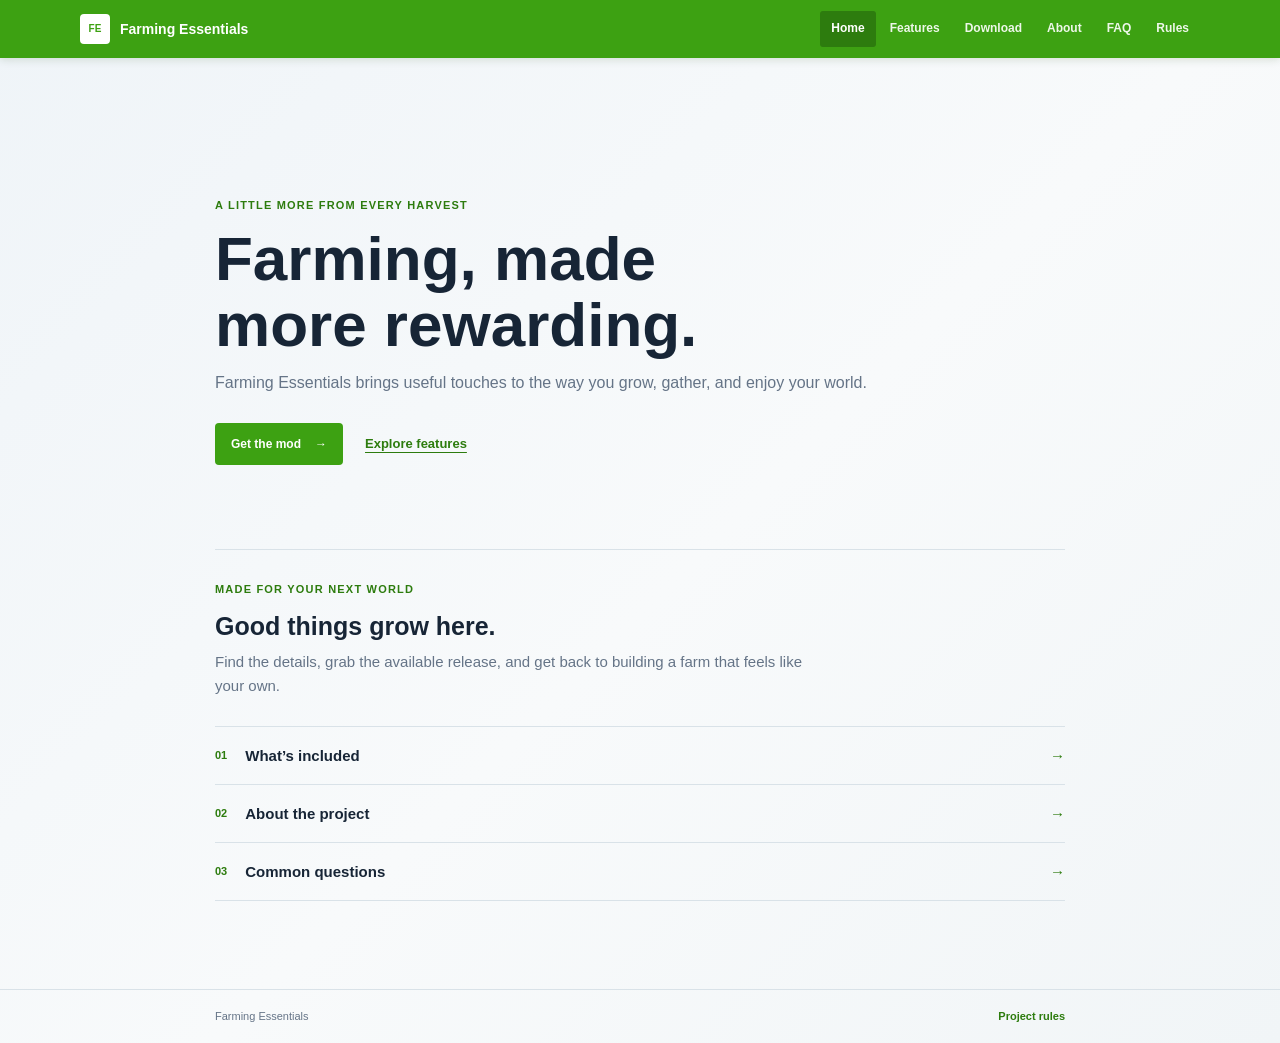
<file: index.html>
<!doctype html>
<html lang="en">
<head>
	<meta charset="utf-8">
	<meta name="viewport" content="width=device-width, initial-scale=1">
	<meta name="description" content="Farming Essentials: a practical collection of farming improvements for Minecraft.">
	<title>Farming Essentials</title>
	<link rel="stylesheet" href="assets/site.css">
	<script src="assets/site.js" defer></script>
</head>
<body>
	<header class="site-header">
		<div class="nav-wrap">
			<a class="brand" href="index.html" aria-label="Farming Essentials home"><span class="brand-mark">FE</span><span>Farming Essentials</span></a>
			<nav class="site-nav" aria-label="Main navigation">
				<a class="nav-link active" href="index.html" aria-current="page">Home</a>
				<a class="nav-link" href="sides/features.html">Features</a>
				<a class="nav-link" href="sides/download.html">Download</a>
				<a class="nav-link" href="sides/about.html">About</a>
				<a class="nav-link" href="sides/faq.html">FAQ</a>
				<a class="nav-link" href="sides/rules.html">Rules</a>
			</nav>
		</div>
	</header>
	<main class="page-shell">
		<section class="hero">
			<p class="eyebrow">A little more from every harvest</p>
			<h1>Farming, made<br class="desktop-break"> more rewarding.</h1>
			<p class="lead">Farming Essentials brings useful touches to the way you grow, gather, and enjoy your world.</p>
			<div class="hero-actions">
				<a class="button" href="sides/download.html">Get the mod <span aria-hidden="true">&rarr;</span></a>
				<a class="text-link" href="sides/features.html">Explore features</a>
			</div>
		</section>
		<section class="intro-section">
			<p class="eyebrow">Made for your next world</p>
			<h2>Good things grow here.</h2>
			<p class="section-copy">Find the details, grab the available release, and get back to building a farm that feels like your own.</p>
			<div class="link-row">
				<a class="plain-link" href="sides/features.html"><span>01</span> What’s included <b aria-hidden="true">&rarr;</b></a>
				<a class="plain-link" href="sides/about.html"><span>02</span> About the project <b aria-hidden="true">&rarr;</b></a>
				<a class="plain-link" href="sides/faq.html"><span>03</span> Common questions <b aria-hidden="true">&rarr;</b></a>
			</div>
		</section>
	</main>
	<footer class="site-footer"><span>Farming Essentials</span><a href="sides/rules.html">Project rules</a></footer>
</body>
</html>
</file>
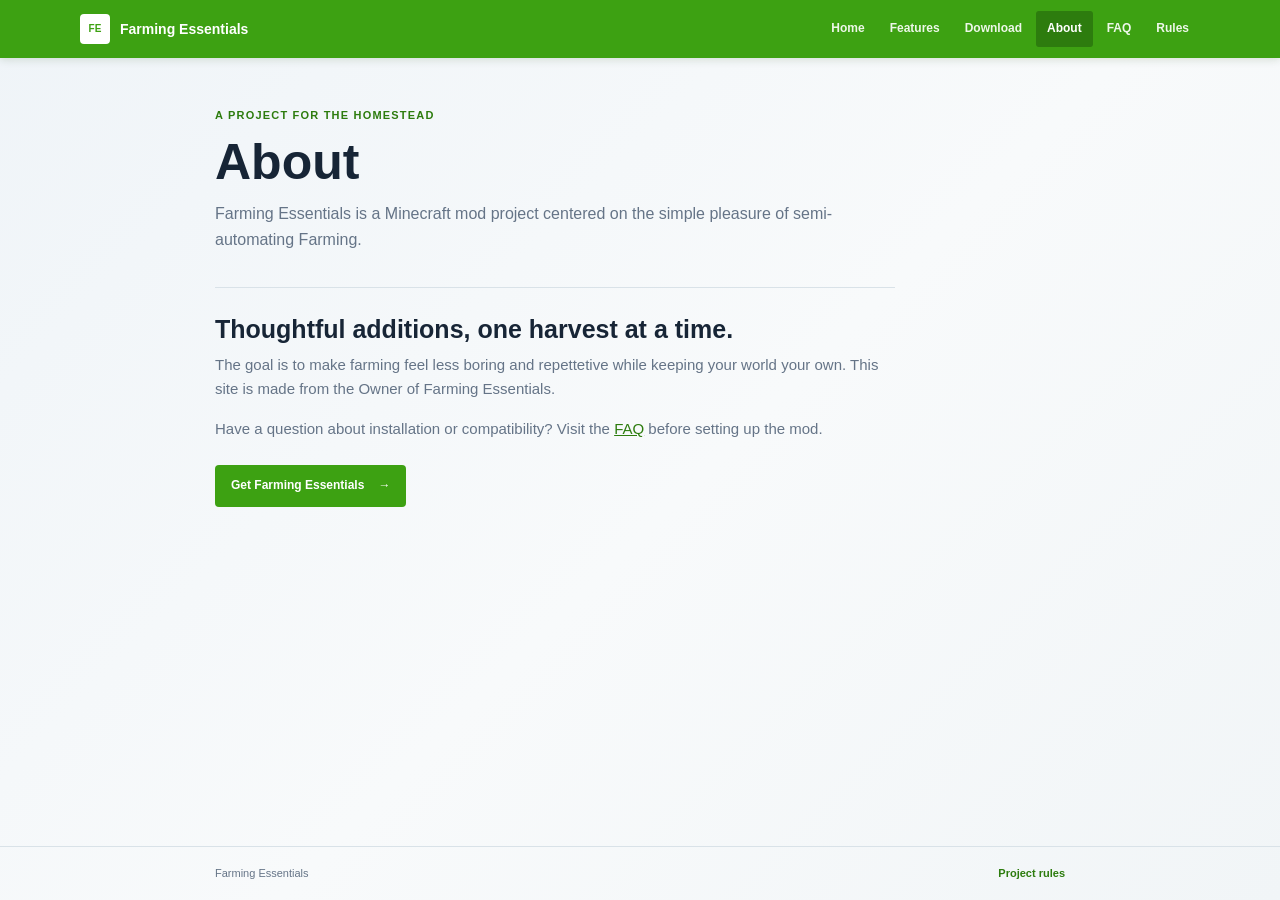
<file: sides/about.html>
<!doctype html>
<html lang="en">
<head>
	<meta charset="utf-8">
	<meta name="viewport" content="width=device-width, initial-scale=1">
	<meta name="description" content="Learn about the Farming Essentials mod project.">
	<title>About | Farming Essentials</title>
	<link rel="stylesheet" href="../assets/site.css">
	<script src="../assets/site.js" defer></script>
</head>
<body>
	<header class="site-header">
		<div class="nav-wrap">
			<a class="brand" href="../index.html" aria-label="Farming Essentials home"><span class="brand-mark">FE</span><span>Farming Essentials</span></a>
			<nav class="site-nav" aria-label="Main navigation">
				<a class="nav-link" href="../index.html">Home</a>
				<a class="nav-link" href="features.html">Features</a>
				<a class="nav-link" href="download.html">Download</a>
				<a class="nav-link active" href="about.html" aria-current="page">About</a>
				<a class="nav-link" href="faq.html">FAQ</a>
				<a class="nav-link" href="rules.html">Rules</a>
			</nav>
		</div>
	</header>
	<main class="page-shell page-shell--inner">
		<section class="page-heading">
			<p class="eyebrow">A project for the homestead</p>
			<h1>About</h1>
			<p class="lead">Farming Essentials is a Minecraft mod project centered on the simple pleasure of semi-automating Farming.</p>
		</section>
		<section class="prose-section">
			<h2>Thoughtful additions, one harvest at a time.</h2>
			<p>The goal is to make farming feel less boring and repettetive while keeping your world your own. This site is made from the Owner of Farming Essentials.</p>
			<p>Have a question about installation or compatibility? Visit the <a href="faq.html">FAQ</a> before setting up the mod.</p>
			<a class="button" href="download.html">Get Farming Essentials <span aria-hidden="true">&rarr;</span></a>
		</section>
	</main>
	<footer class="site-footer"><span>Farming Essentials</span><a href="rules.html">Project rules</a></footer>
</body>
</html>
</file>
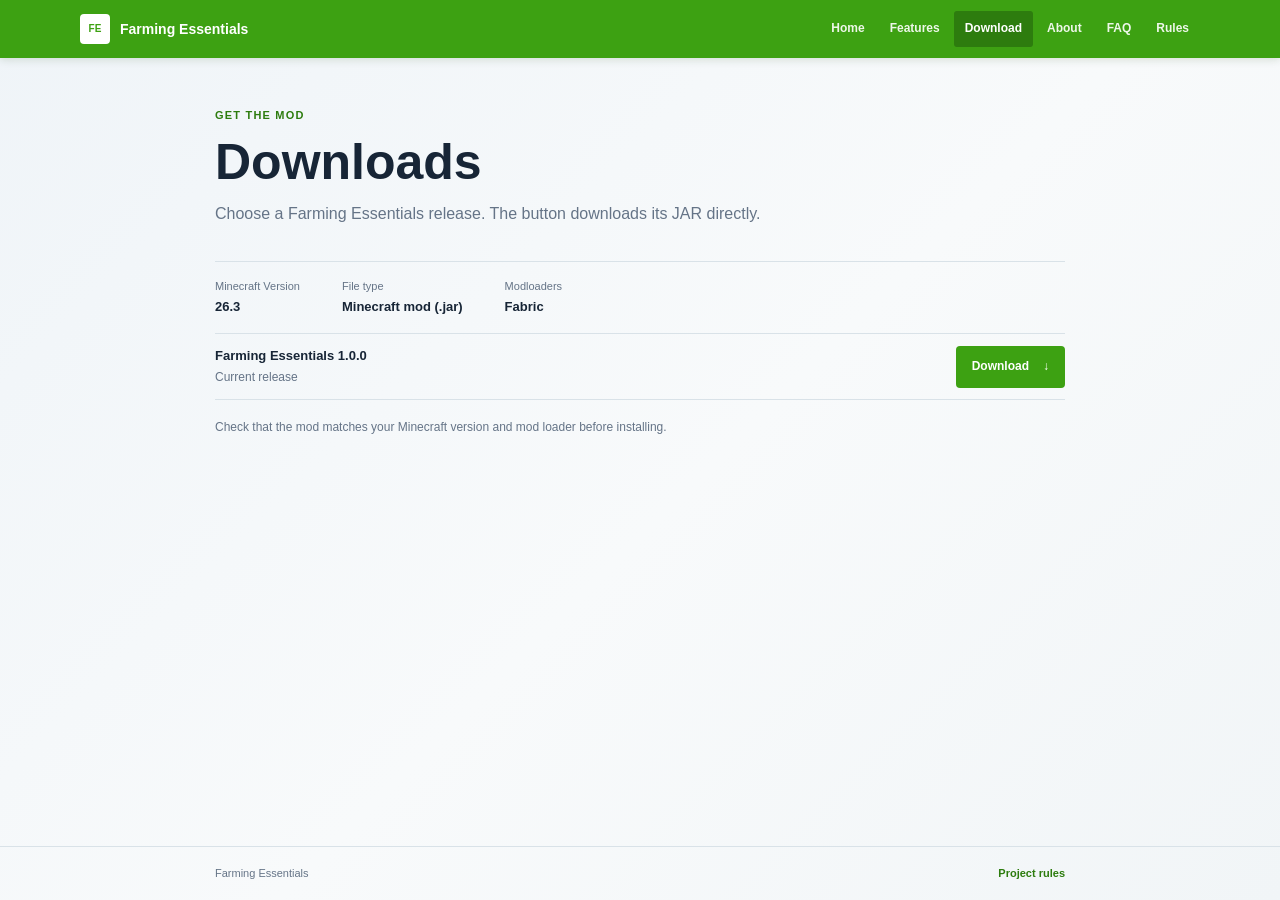
<file: sides/download.html>
<!doctype html>
<html lang="en">
<head>
	<meta charset="utf-8">
	<meta name="viewport" content="width=device-width, initial-scale=1">
	<meta name="description" content="Download the Farming Essentials Minecraft mod.">
	<title>Download | Farming Essentials</title>
	<link rel="stylesheet" href="../assets/site.css">
	<script src="../assets/site.js" defer></script>
</head>
<body>
	<header class="site-header">
		<div class="nav-wrap">
			<a class="brand" href="../index.html" aria-label="Farming Essentials home"><span class="brand-mark">FE</span><span>Farming Essentials</span></a>
			<nav class="site-nav" aria-label="Main navigation">
				<a class="nav-link" href="../index.html">Home</a>
				<a class="nav-link" href="features.html">Features</a>
				<a class="nav-link active" href="download.html" aria-current="page">Download</a>
				<a class="nav-link" href="about.html">About</a>
				<a class="nav-link" href="faq.html">FAQ</a>
				<a class="nav-link" href="rules.html">Rules</a>
			</nav>
		</div>
	</header>
	<main class="page-shell page-shell--inner">
		<section class="page-heading">
			<p class="eyebrow">Get the mod</p>
			<h1>Downloads</h1>
			<p class="lead">Choose a Farming Essentials release. The button downloads its JAR directly.</p>
		</section>
		<section class="release-list" aria-label="Available releases">
			<div class="release-meta">
				<div><span class="meta-label">Minecraft Version</span><strong>26.3</strong></div>
				<div><span class="meta-label">File type</span><strong>Minecraft mod (.jar)</strong></div>
                <div><span class="meta-label">Modloaders</span><strong>Fabric</strong></div>
			</div>
			<div class="release-row">
				<div class="release-copy"><strong>Farming Essentials 1.0.0</strong><span>Current release</span></div>
				<a class="button download-button" href="../assets/farming-essentials-1.0.0.jar" download>Download <span aria-hidden="true">&darr;</span></a>
			</div>
		</section>
		<p class="download-note">Check that the mod matches your Minecraft version and mod loader before installing.</p>
	</main>
	<footer class="site-footer"><span>Farming Essentials</span><a href="rules.html">Project rules</a></footer>
</body>
</html>
</file>
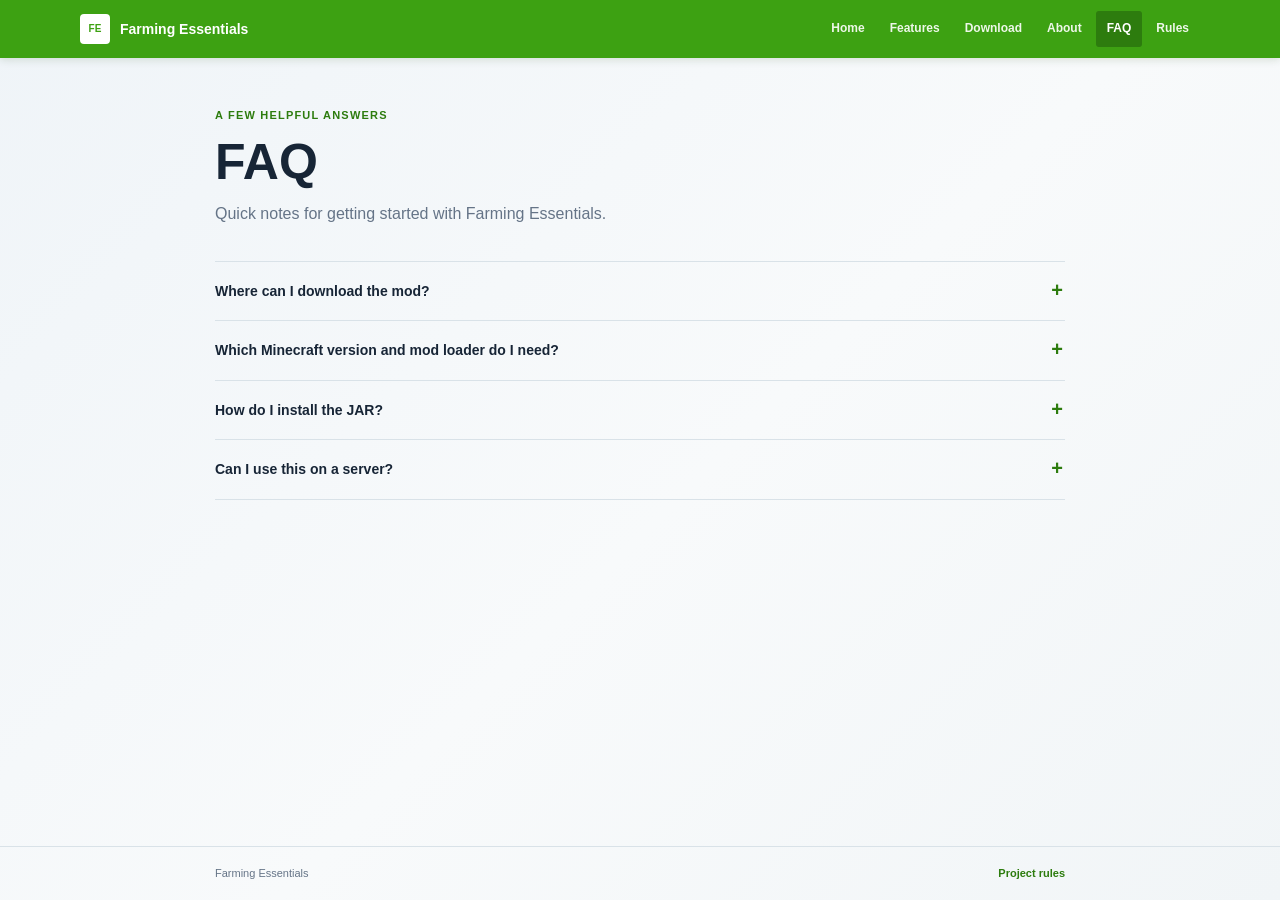
<file: sides/faq.html>
<!doctype html>
<html lang="en">
<head>
	<meta charset="utf-8">
	<meta name="viewport" content="width=device-width, initial-scale=1">
	<meta name="description" content="Answers to common Farming Essentials questions.">
	<title>FAQ | Farming Essentials</title>
	<link rel="stylesheet" href="../assets/site.css">
	<script src="../assets/site.js" defer></script>
</head>
<body>
	<header class="site-header">
		<div class="nav-wrap">
			<a class="brand" href="../index.html" aria-label="Farming Essentials home"><span class="brand-mark">FE</span><span>Farming Essentials</span></a>
			<nav class="site-nav" aria-label="Main navigation">
				<a class="nav-link" href="../index.html">Home</a>
				<a class="nav-link" href="features.html">Features</a>
				<a class="nav-link" href="download.html">Download</a>
				<a class="nav-link" href="about.html">About</a>
				<a class="nav-link active" href="faq.html" aria-current="page">FAQ</a>
				<a class="nav-link" href="rules.html">Rules</a>
			</nav>
		</div>
	</header>
	<main class="page-shell page-shell--inner">
		<section class="page-heading">
			<p class="eyebrow">A few helpful answers</p>
			<h1>FAQ</h1>
			<p class="lead">Quick notes for getting started with Farming Essentials.</p>
		</section>
		<section class="faq-list">
			<details><summary>Where can I download the mod?</summary><p>The available JAR is on the <a href="download.html">Download page</a>.</p></details>
			<details><summary>Which Minecraft version and mod loader do I need?</summary><p>Compatibility details are not included with the current release file. Check the release information from the project maintainer before installing.</p></details>
			<details><summary>How do I install the JAR?</summary><p>Use the installation steps for your Minecraft mod loader, and make sure the downloaded file matches the versions you run.</p></details>
			<details><summary>Can I use this on a server?</summary><p>Check the mod's release notes or ask the server administrator to confirm whether it is supported on your server.</p></details>
		</section>
	</main>
	<footer class="site-footer"><span>Farming Essentials</span><a href="rules.html">Project rules</a></footer>
</body>
</html>
</file>
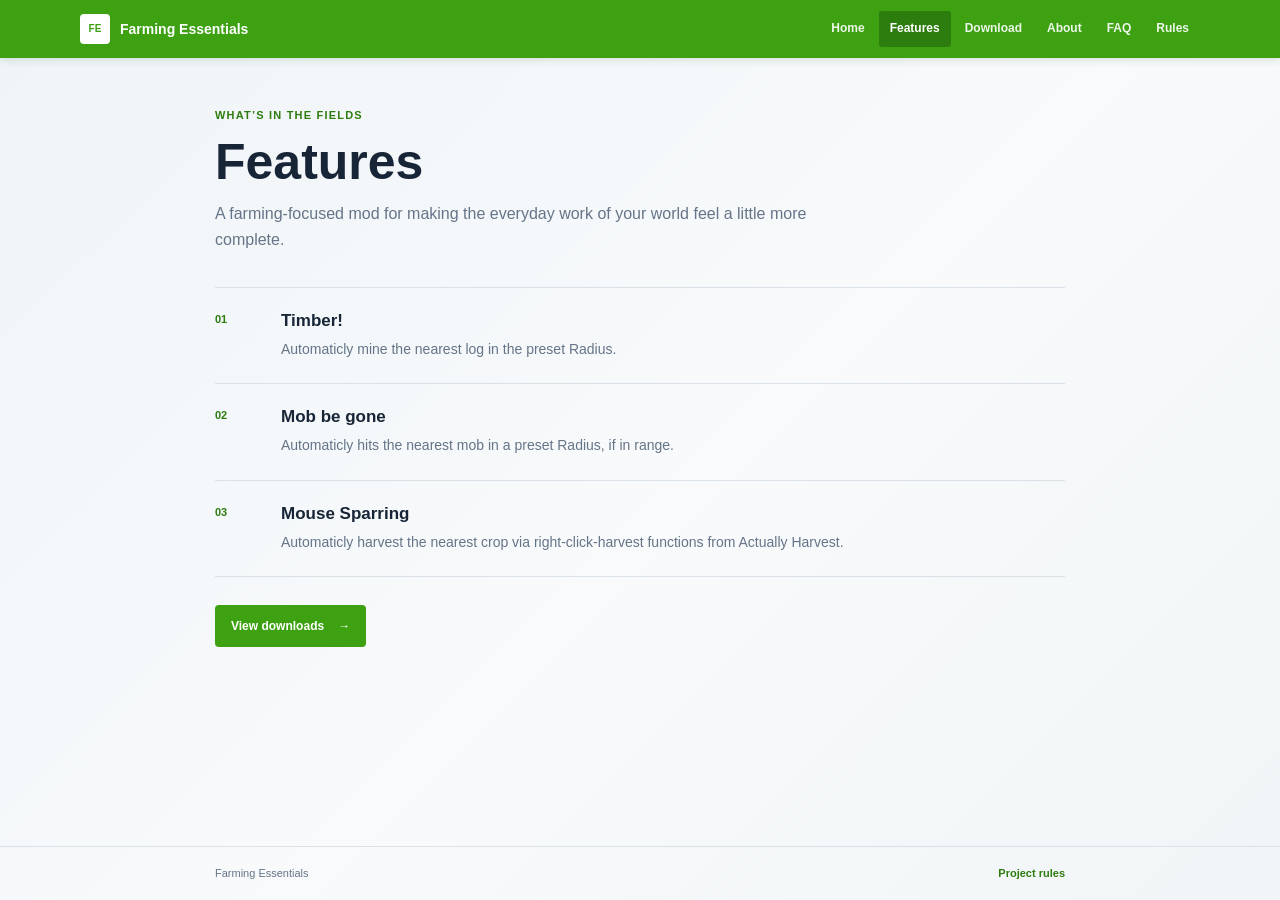
<file: sides/features.html>
<!doctype html>
<html lang="en">
<head>
	<meta charset="utf-8">
	<meta name="viewport" content="width=device-width, initial-scale=1">
	<meta name="description" content="Explore Farming Essentials and its farming-focused improvements.">
	<title>Features | Farming Essentials</title>
	<link rel="stylesheet" href="../assets/site.css">
	<script src="../assets/site.js" defer></script>
</head>
<body>
	<header class="site-header">
		<div class="nav-wrap">
			<a class="brand" href="../index.html" aria-label="Farming Essentials home"><span class="brand-mark">FE</span><span>Farming Essentials</span></a>
			<nav class="site-nav" aria-label="Main navigation">
				<a class="nav-link" href="../index.html">Home</a>
				<a class="nav-link active" href="features.html" aria-current="page">Features</a>
				<a class="nav-link" href="download.html">Download</a>
				<a class="nav-link" href="about.html">About</a>
				<a class="nav-link" href="faq.html">FAQ</a>
				<a class="nav-link" href="rules.html">Rules</a>
			</nav>
		</div>
	</header>
	<main class="page-shell page-shell--inner">
		<section class="page-heading">
			<p class="eyebrow">What’s in the fields</p>
			<h1>Features</h1>
			<p class="lead">A farming-focused mod for making the everyday work of your world feel a little more complete.</p>
		</section>
		<section class="feature-list" aria-label="Feature overview">
			<article class="feature-row"><span class="feature-number">01</span><div><h2>Timber!</h2><p>Automaticly mine the nearest log in the preset Radius.</p></div></article>
			<article class="feature-row"><span class="feature-number">02</span><div><h2>Mob be gone</h2><p>Automaticly hits the nearest mob in a preset Radius, if in range.</p></div></article>
			<article class="feature-row"><span class="feature-number">03</span><div><h2>Mouse Sparring</h2><p>Automaticly harvest the nearest crop via right-click-harvest functions from Actually Harvest.</p></div></article>
		</section>
		<a class="button" href="download.html">View downloads <span aria-hidden="true">&rarr;</span></a>
	</main>
	<footer class="site-footer"><span>Farming Essentials</span><a href="rules.html">Project rules</a></footer>
</body>
</html>
</file>
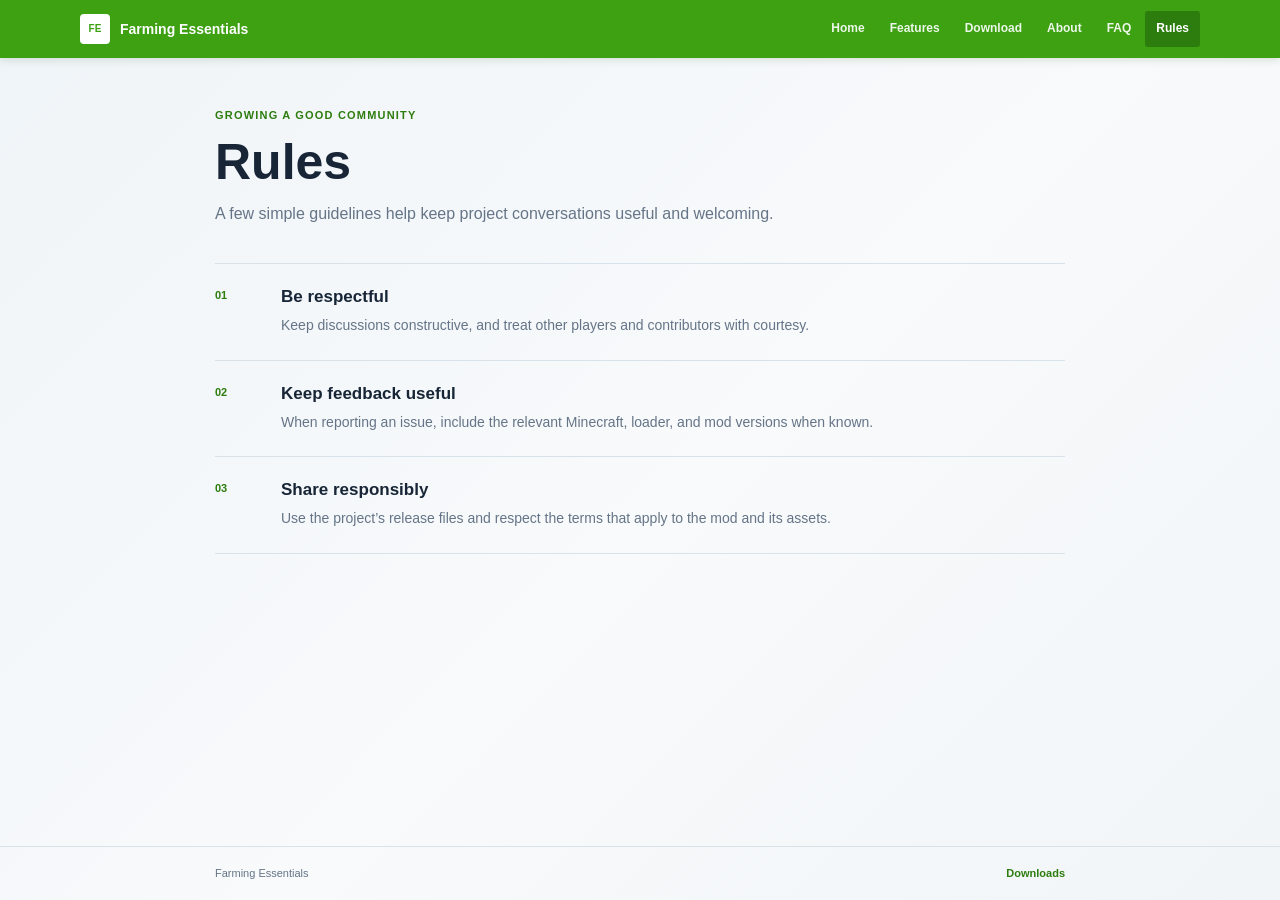
<file: sides/rules.html>
<!doctype html>
<html lang="en">
<head>
  <meta charset="utf-8">
  <meta name="viewport" content="width=device-width, initial-scale=1">
  <meta name="description" content="Community guidelines for Farming Essentials.">
  <title>Rules | Farming Essentials</title>
  <link rel="stylesheet" href="../assets/site.css">
  <script src="../assets/site.js" defer></script>
</head>
<body>
  <header class="site-header">
    <div class="nav-wrap">
      <a class="brand" href="../index.html" aria-label="Farming Essentials home"><span class="brand-mark">FE</span><span>Farming Essentials</span></a>
      <nav class="site-nav" aria-label="Main navigation">
        <a class="nav-link" href="../index.html">Home</a>
        <a class="nav-link" href="features.html">Features</a>
        <a class="nav-link" href="download.html">Download</a>
        <a class="nav-link" href="about.html">About</a>
        <a class="nav-link" href="faq.html">FAQ</a>
        <a class="nav-link active" href="rules.html" aria-current="page">Rules</a>
      </nav>
    </div>
  </header>
  <main class="page-shell page-shell--inner">
    <section class="page-heading">
      <p class="eyebrow">Growing a good community</p>
      <h1>Rules</h1>
      <p class="lead">A few simple guidelines help keep project conversations useful and welcoming.</p>
    </section>
    <section class="feature-list rules-list">
      <article class="feature-row"><span class="feature-number">01</span><div><h2>Be respectful</h2><p>Keep discussions constructive, and treat other players and contributors with courtesy.</p></div></article>
      <article class="feature-row"><span class="feature-number">02</span><div><h2>Keep feedback useful</h2><p>When reporting an issue, include the relevant Minecraft, loader, and mod versions when known.</p></div></article>
      <article class="feature-row"><span class="feature-number">03</span><div><h2>Share responsibly</h2><p>Use the project’s release files and respect the terms that apply to the mod and its assets.</p></div></article>
    </section>
  </main>
  <footer class="site-footer"><span>Farming Essentials</span><a href="download.html">Downloads</a></footer>
</body>
</html>
</file>
<file: assets/site.css>
:root {
  color-scheme: light;
  --green: #3da112;
  --green-dark: #2d7c0e;
  --green-soft: #eaf5e5;
  --ink: #172536;
  --muted: #657487;
  --line: #d9e2e8;
  --paper: #f4f7fa;
  --white: #fff;
}

* { box-sizing: border-box; }

html { min-width: 320px; background: var(--paper); }

body {
  min-height: 100vh;
  margin: 0;
  color: var(--ink);
  background: linear-gradient(135deg, #eff4f8 0%, #f8fafb 54%, #f1f5f7 100%);
  font-family: "Avenir Next", Avenir, "Segoe UI", sans-serif;
  font-size: 15px;
  line-height: 1.6;
}

a { color: var(--green-dark); }

.site-header {
  position: relative;
  z-index: 2;
  background: var(--green);
  box-shadow: 0 2px 8px rgb(25 70 9 / 14%);
}

.nav-wrap {
  width: min(100% - 40px, 1120px);
  min-height: 58px;
  margin: 0 auto;
  display: flex;
  align-items: center;
  justify-content: space-between;
  gap: 24px;
}

.brand {
  display: inline-flex;
  align-items: center;
  gap: 10px;
  color: var(--white);
  font-size: 14px;
  font-weight: 750;
  text-decoration: none;
  white-space: nowrap;
}

.brand-mark {
  display: grid;
  width: 30px;
  height: 30px;
  place-items: center;
  border-radius: 4px;
  background: var(--white);
  color: var(--green);
  font-size: 10px;
  font-weight: 850;
}

.site-nav { display: flex; align-items: center; gap: 3px; }

.nav-link {
  padding: 8px 11px;
  border-radius: 3px;
  color: rgb(255 255 255 / 91%);
  font-size: 12px;
  font-weight: 700;
  text-decoration: none;
  transition: background-color 160ms ease, color 160ms ease;
}

.nav-link:hover, .nav-link:focus-visible, .nav-link.active { background: var(--green-dark); color: var(--white); }

.page-shell { width: min(100% - 40px, 850px); margin: 0 auto; }

.hero { padding: clamp(76px, 12vw, 140px) 0 84px; }

.eyebrow {
  margin: 0 0 13px;
  color: var(--green-dark);
  font-size: 11px;
  font-weight: 850;
  letter-spacing: 1.2px;
  line-height: 1.4;
  text-transform: uppercase;
}

h1, h2, p { margin-top: 0; }

h1 {
  max-width: 760px;
  margin-bottom: 12px;
  font-size: clamp(42px, 7vw, 62px);
  font-weight: 780;
  letter-spacing: 0;
  line-height: 1.06;
}

.lead { max-width: 660px; margin-bottom: 0; color: var(--muted); font-size: 16px; }

.hero-actions { display: flex; flex-wrap: wrap; align-items: center; gap: 22px; margin-top: 28px; }

.button {
  position: relative;
  display: inline-flex;
  min-height: 42px;
  align-items: center;
  justify-content: center;
  gap: 14px;
  overflow: hidden;
  padding: 0 16px;
  border: 0;
  border-radius: 4px;
  background: var(--green);
  color: var(--white);
  font: inherit;
  font-size: 12px;
  font-weight: 750;
  text-decoration: none;
  cursor: pointer;
  isolation: isolate;
  transition: background-color 150ms ease, transform 150ms ease;
}

.button:hover { background: var(--green-dark); transform: translateY(-1px); }
.button:focus-visible, .nav-link:focus-visible, .text-link:focus-visible, .plain-link:focus-visible { outline: 3px solid #9bd57d; outline-offset: 3px; }
.button > span:not(.ripple) { position: relative; z-index: 1; }
.button .ripple { position: absolute; z-index: 0; width: 12px; height: 12px; border-radius: 50%; background: rgb(255 255 255 / 42%); pointer-events: none; transform: translate(-50%, -50%) scale(0); animation: ripple-out 600ms ease-out forwards; }

@keyframes ripple-out { to { opacity: 0; transform: translate(-50%, -50%) scale(20); } }

.text-link { font-size: 13px; font-weight: 700; text-decoration-thickness: 1px; text-underline-offset: 4px; }

.intro-section { padding: 32px 0 88px; border-top: 1px solid var(--line); }
.intro-section h2, .prose-section h2 { margin-bottom: 8px; font-size: 25px; line-height: 1.25; }
.section-copy { max-width: 590px; margin-bottom: 28px; color: var(--muted); }
.link-row { border-top: 1px solid var(--line); }
.plain-link { display: flex; min-height: 58px; align-items: center; gap: 18px; border-bottom: 1px solid var(--line); color: var(--ink); font-weight: 700; text-decoration: none; }
.plain-link span { color: var(--green-dark); font-size: 11px; }
.plain-link b { margin-left: auto; color: var(--green-dark); }

.page-shell--inner { min-height: calc(100vh - 112px); padding-top: 50px; padding-bottom: 72px; }
.page-heading { padding: 0 0 34px; }
.page-heading h1 { margin-bottom: 12px; font-size: clamp(40px, 6vw, 50px); }
.release-list { border-top: 1px solid var(--line); }
.release-meta { display: flex; gap: 42px; padding: 16px 0; border-bottom: 1px solid var(--line); }
.release-meta > div { display: grid; gap: 1px; }
.meta-label { color: var(--muted); font-size: 11px; }
.release-meta strong { font-size: 13px; }
.release-row { display: flex; min-height: 66px; align-items: center; justify-content: space-between; gap: 20px; padding: 10px 0; border-bottom: 1px solid var(--line); }
.release-copy { display: grid; gap: 1px; }
.release-copy strong { font-size: 13px; }
.release-copy span, .download-note { color: var(--muted); font-size: 12px; }
.download-button { min-width: 100px; }
.download-note { margin-top: 18px; }

.feature-list { margin: 0 0 28px; border-top: 1px solid var(--line); }
.feature-row { display: grid; grid-template-columns: 54px 1fr; gap: 12px; padding: 23px 0; border-bottom: 1px solid var(--line); }
.feature-number { color: var(--green-dark); font-size: 11px; font-weight: 800; }
.feature-row h2 { margin: -4px 0 4px; font-size: 17px; }
.feature-row p { max-width: 620px; margin: 0; color: var(--muted); font-size: 14px; }
.prose-section { max-width: 680px; padding: 26px 0; border-top: 1px solid var(--line); }
.prose-section p { margin-bottom: 16px; color: var(--muted); }
.prose-section .button { margin-top: 8px; }
.faq-list { border-top: 1px solid var(--line); }
.faq-list details { border-bottom: 1px solid var(--line); }
.faq-list summary { position: relative; padding: 18px 30px 18px 0; font-size: 14px; font-weight: 750; cursor: pointer; list-style: none; }
.faq-list summary::-webkit-details-marker { display: none; }
.faq-list summary::after { position: absolute; right: 2px; color: var(--green-dark); content: "+"; font-size: 20px; line-height: 1; }
.faq-list details[open] summary::after { content: "−"; }
.faq-list details p { max-width: 690px; margin: -5px 0 18px; color: var(--muted); font-size: 14px; }
.rules-list { margin-top: 2px; }

.site-footer { display: flex; min-height: 54px; align-items: center; justify-content: space-between; gap: 16px; padding: 0 max(20px, calc((100% - 850px) / 2)); border-top: 1px solid var(--line); color: var(--muted); font-size: 11px; }
.site-footer a { font-weight: 650; text-decoration: none; }

@media (max-width: 700px) {
  .nav-wrap { width: min(100% - 32px, 1120px); min-height: auto; align-items: flex-start; flex-direction: column; gap: 8px; padding: 12px 0 10px; }
  .site-nav { width: 100%; flex-wrap: wrap; gap: 2px; }
  .nav-link { padding: 7px 9px; }
  .page-shell { width: min(100% - 36px, 850px); }
  .page-shell--inner { padding-top: 42px; }
  .hero { padding: 78px 0 68px; }
  .desktop-break { display: none; }
  .site-footer { padding-right: 18px; padding-left: 18px; }
}

@media (prefers-reduced-motion: reduce) {
  *, *::before, *::after { scroll-behavior: auto !important; animation-duration: 0.01ms !important; animation-iteration-count: 1 !important; transition-duration: 0.01ms !important; }
}
</file>
